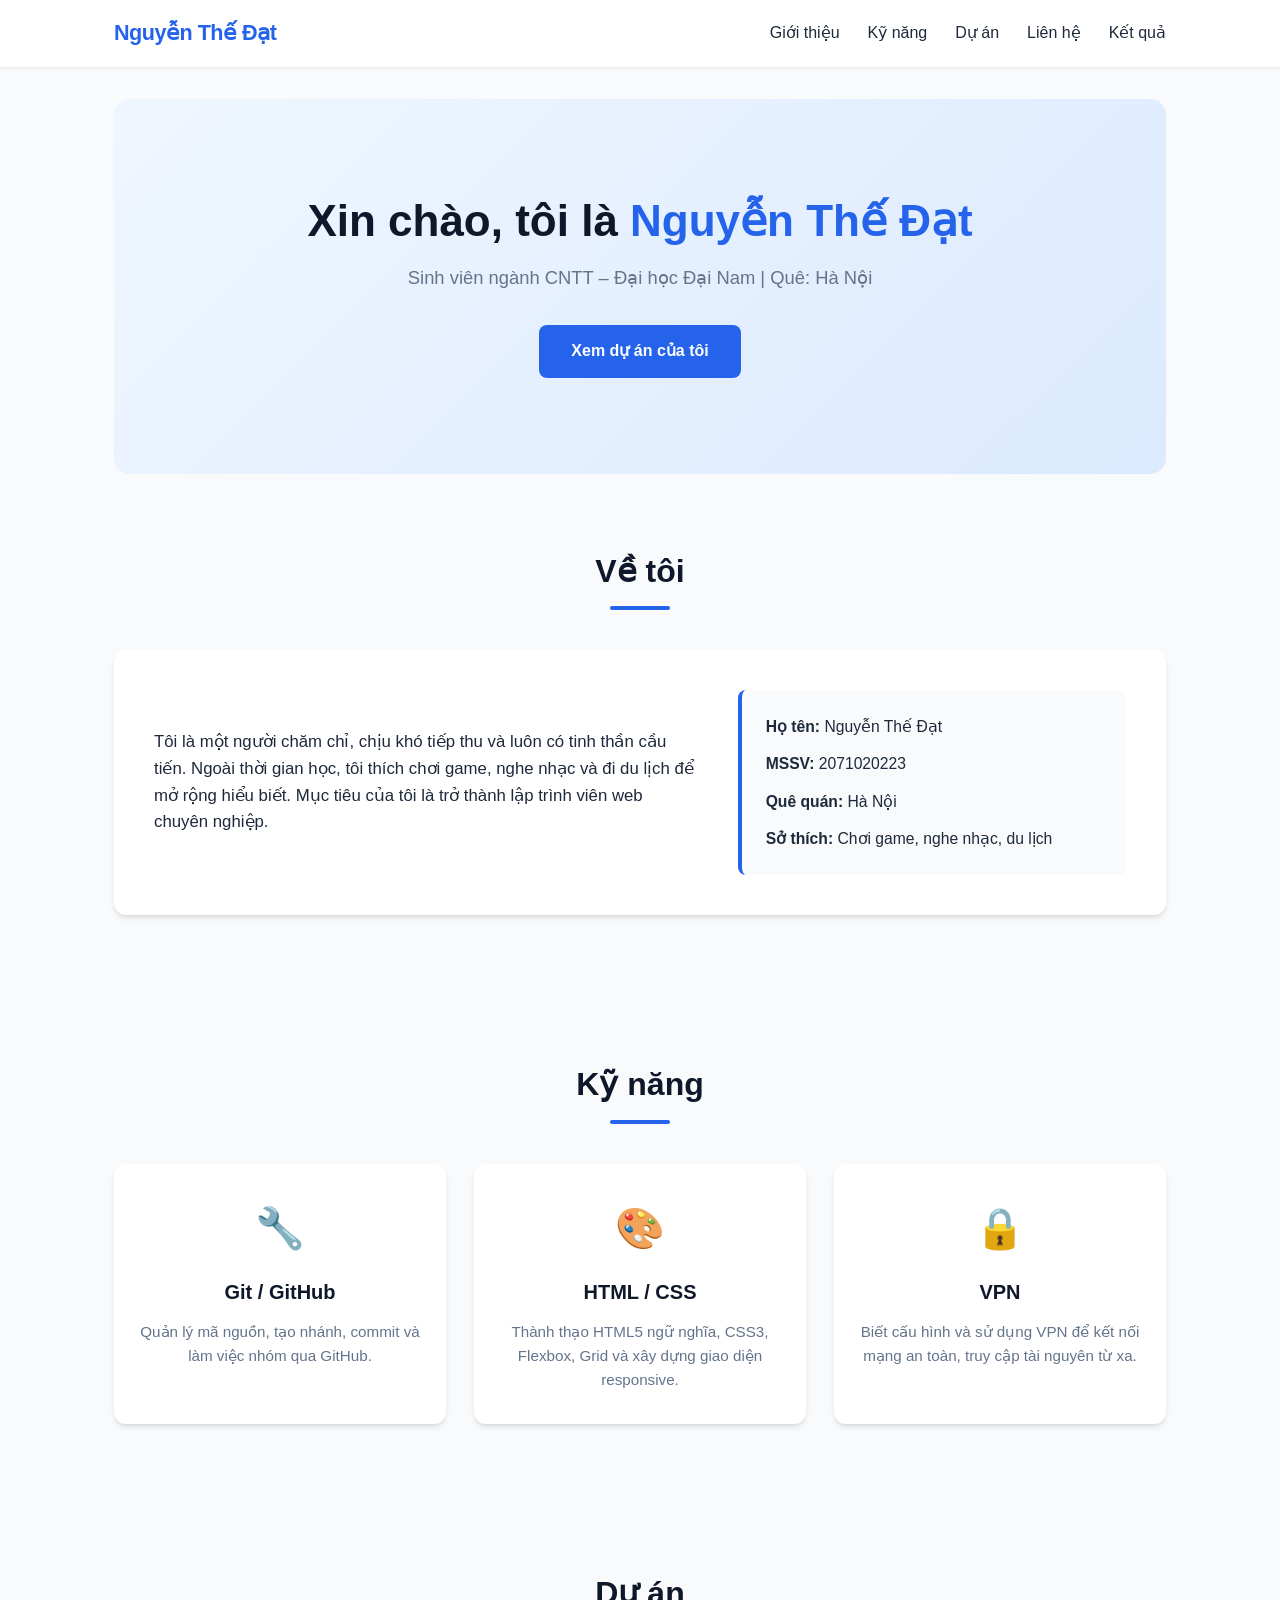
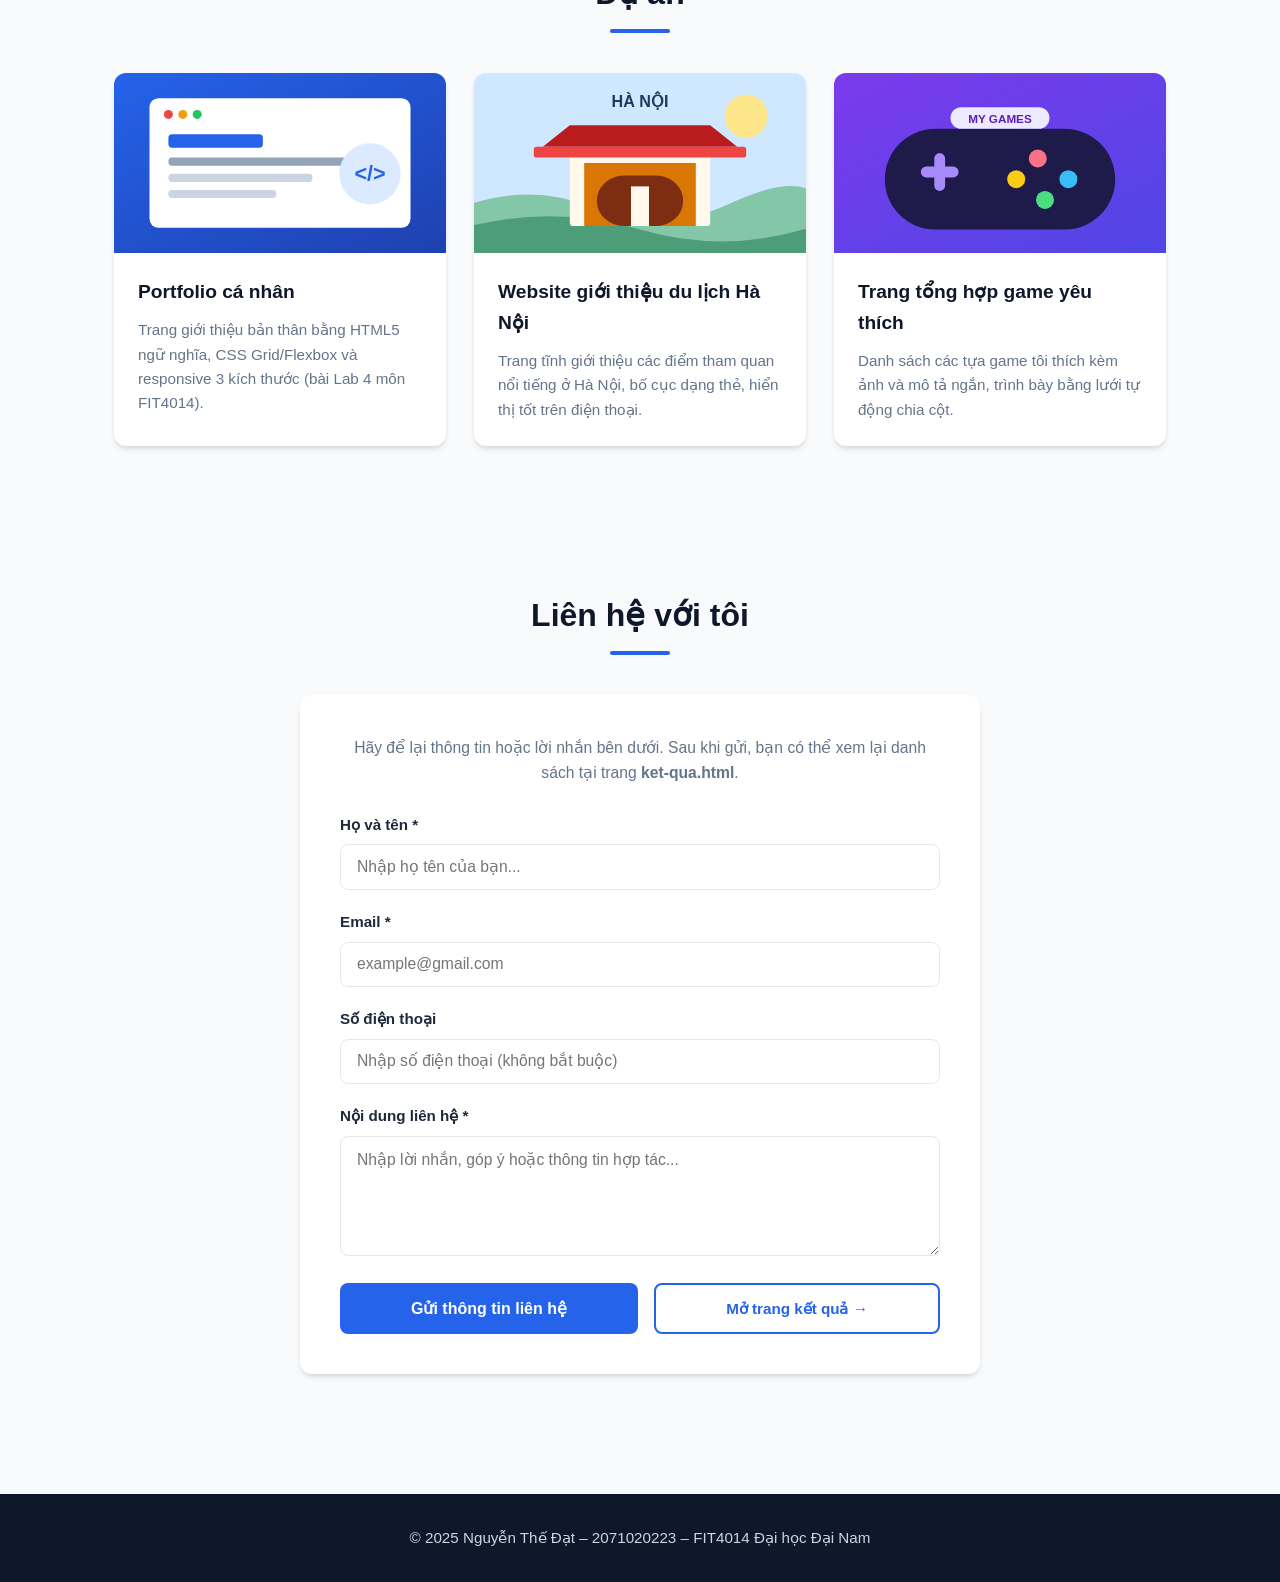
<file: index.html>
<!DOCTYPE html>
<html lang="vi">
<head>
  <meta charset="UTF-8">
  <meta name="viewport" content="width=device-width, initial-scale=1.0">
  <title>Portfolio – Nguyễn Thế Đạt</title>
  <link rel="stylesheet" href="css/styles.css">
</head>
<body>

  <!-- ===== PHẦN 1: NAVIGATION ===== -->
  <nav class="nav">
    <div class="nav__container">
      <a href="index.html" class="nav__logo">Nguyễn Thế Đạt</a>
      <ul class="nav__menu">
        <li><a href="#gioi-thieu">Giới thiệu</a></li>
        <li><a href="#ky-nang">Kỹ năng</a></li>
        <li><a href="#du-an">Dự án</a></li>
        <li><a href="#lien-he">Liên hệ</a></li>
        <li><a href="ket-qua.html">Kết quả</a></li>
      </ul>
    </div>
  </nav>

  <!-- ===== PHẦN 2: NỘI DUNG CHÍNH ===== -->
  <main>

    <!-- --- Hero --- -->
    <section id="gioi-thieu" class="hero">
      <h1>Xin chào, tôi là <span class="hero__name">Nguyễn Thế Đạt</span></h1>
      <p class="hero__desc">Sinh viên ngành CNTT – Đại học Đại Nam | Quê: Hà Nội</p>
      <a href="#du-an" class="btn">Xem dự án của tôi</a>
    </section>

    <!-- --- Giới thiệu bản thân --- -->
    <section class="about">
      <h2 class="section-title">Về tôi</h2>
      <div class="about__content">
        <p class="about__text">Tôi là một người chăm chỉ, chịu khó tiếp thu và luôn có tinh thần cầu tiến. Ngoài thời gian học, tôi thích chơi game, nghe nhạc và đi du lịch để mở rộng hiểu biết. Mục tiêu của tôi là trở thành lập trình viên web chuyên nghiệp.</p>
        <ul class="about__info">
          <li><strong>Họ tên:</strong> Nguyễn Thế Đạt</li>
          <li><strong>MSSV:</strong> 2071020223</li>
          <li><strong>Quê quán:</strong> Hà Nội</li>
          <li><strong>Sở thích:</strong> Chơi game, nghe nhạc, du lịch</li>
        </ul>
      </div>
    </section>

    <!-- --- Skills --- -->
    <section id="ky-nang" class="skills">
      <h2 class="section-title">Kỹ năng</h2>
      <div class="skills__grid">
        <div class="skill-card">
          <span class="skill-card__icon">🔧</span>
          <h3>Git / GitHub</h3>
          <p>Quản lý mã nguồn, tạo nhánh, commit và làm việc nhóm qua GitHub.</p>
        </div>
        <div class="skill-card">
          <span class="skill-card__icon">🎨</span>
          <h3>HTML / CSS</h3>
          <p>Thành thạo HTML5 ngữ nghĩa, CSS3, Flexbox, Grid và xây dựng giao diện responsive.</p>
        </div>
        <div class="skill-card">
          <span class="skill-card__icon">🔒</span>
          <h3>VPN</h3>
          <p>Biết cấu hình và sử dụng VPN để kết nối mạng an toàn, truy cập tài nguyên từ xa.</p>
        </div>
      </div>
    </section>

    <!-- --- Projects --- -->
    <section id="du-an" class="projects">
      <h2 class="section-title">Dự án</h2>
      <div class="projects__grid">

        <article class="card">
          <img class="card__img" src="assets/portfolio.svg" alt="Minh họa dự án Portfolio cá nhân">
          <div class="card__body">
            <h3>Portfolio cá nhân</h3>
            <p>Trang giới thiệu bản thân bằng HTML5 ngữ nghĩa, CSS Grid/Flexbox và responsive 3 kích thước (bài Lab 4 môn FIT4014).</p>
          </div>
        </article>

        <article class="card">
          <img class="card__img" src="assets/hanoi-travel.svg" alt="Minh họa website du lịch Hà Nội">
          <div class="card__body">
            <h3>Website giới thiệu du lịch Hà Nội</h3>
            <p>Trang tĩnh giới thiệu các điểm tham quan nổi tiếng ở Hà Nội, bố cục dạng thẻ, hiển thị tốt trên điện thoại.</p>
          </div>
        </article>

        <article class="card">
          <img class="card__img" src="assets/favorite-games.svg" alt="Minh họa trang tổng hợp game yêu thích">
          <div class="card__body">
            <h3>Trang tổng hợp game yêu thích</h3>
            <p>Danh sách các tựa game tôi thích kèm ảnh và mô tả ngắn, trình bày bằng lưới tự động chia cột.</p>
          </div>
        </article>

      </div>
    </section>

    <!-- --- Contact --- -->
    <section id="lien-he" class="contact">
      <h2 class="section-title">Liên hệ với tôi</h2>
      <div class="contact__box">
        <p class="contact__subtitle">Hãy để lại thông tin hoặc lời nhắn bên dưới. Sau khi gửi, bạn có thể xem lại danh sách tại trang <strong>ket-qua.html</strong>.</p>
        <form id="contactForm">
          <div class="form-group">
            <label for="senderName">Họ và tên *</label>
            <input type="text" id="senderName" name="senderName" placeholder="Nhập họ tên của bạn..." required>
          </div>
          <div class="form-group">
            <label for="senderEmail">Email *</label>
            <input type="email" id="senderEmail" name="senderEmail" placeholder="example@gmail.com" required>
          </div>
          <div class="form-group">
            <label for="senderPhone">Số điện thoại</label>
            <input type="tel" id="senderPhone" name="senderPhone" placeholder="Nhập số điện thoại (không bắt buộc)">
          </div>
          <div class="form-group">
            <label for="senderMessage">Nội dung liên hệ *</label>
            <textarea id="senderMessage" name="senderMessage" placeholder="Nhập lời nhắn, góp ý hoặc thông tin hợp tác..." required></textarea>
          </div>
          <div class="contact__actions">
            <button type="submit" class="btn">Gửi thông tin liên hệ</button>
            <a href="ket-qua.html" class="btn btn--outline">Mở trang kết quả &rarr;</a>
          </div>
          <div id="successAlert" class="alert-success">
            ✅ Đã gửi thông tin thành công! <a href="ket-qua.html">Xem tại trang ket-qua.html &rarr;</a>
          </div>
        </form>
      </div>
    </section>

  </main>

  <!-- ===== PHẦN 3: FOOTER ===== -->
  <footer class="footer">
    <p>&copy; 2025 Nguyễn Thế Đạt – 2071020223 – FIT4014 Đại học Đại Nam</p>
  </footer>

  <script>
    const STORAGE_KEY = 'portfolio_contacts_dat';
    const contactForm = document.getElementById('contactForm');
    const successAlert = document.getElementById('successAlert');

    contactForm.addEventListener('submit', function (e) {
      e.preventDefault();

      const name = document.getElementById('senderName').value.trim();
      const email = document.getElementById('senderEmail').value.trim();
      const phone = document.getElementById('senderPhone').value.trim();
      const message = document.getElementById('senderMessage').value.trim();

      if (!name || !email || !message) return;

      const now = new Date();
      const timeStr = now.toLocaleTimeString('vi-VN', { hour: '2-digit', minute: '2-digit' }) +
                      ' - ' + now.toLocaleDateString('vi-VN');

      let contacts = [];
      try {
        contacts = JSON.parse(localStorage.getItem(STORAGE_KEY)) || [];
      } catch (err) {
        contacts = [];
      }

      contacts.unshift({ name, email, phone, message, time: timeStr });
      localStorage.setItem(STORAGE_KEY, JSON.stringify(contacts));

      contactForm.reset();
      successAlert.style.display = 'block';
    });
  </script>

</body>
</html>
</file>
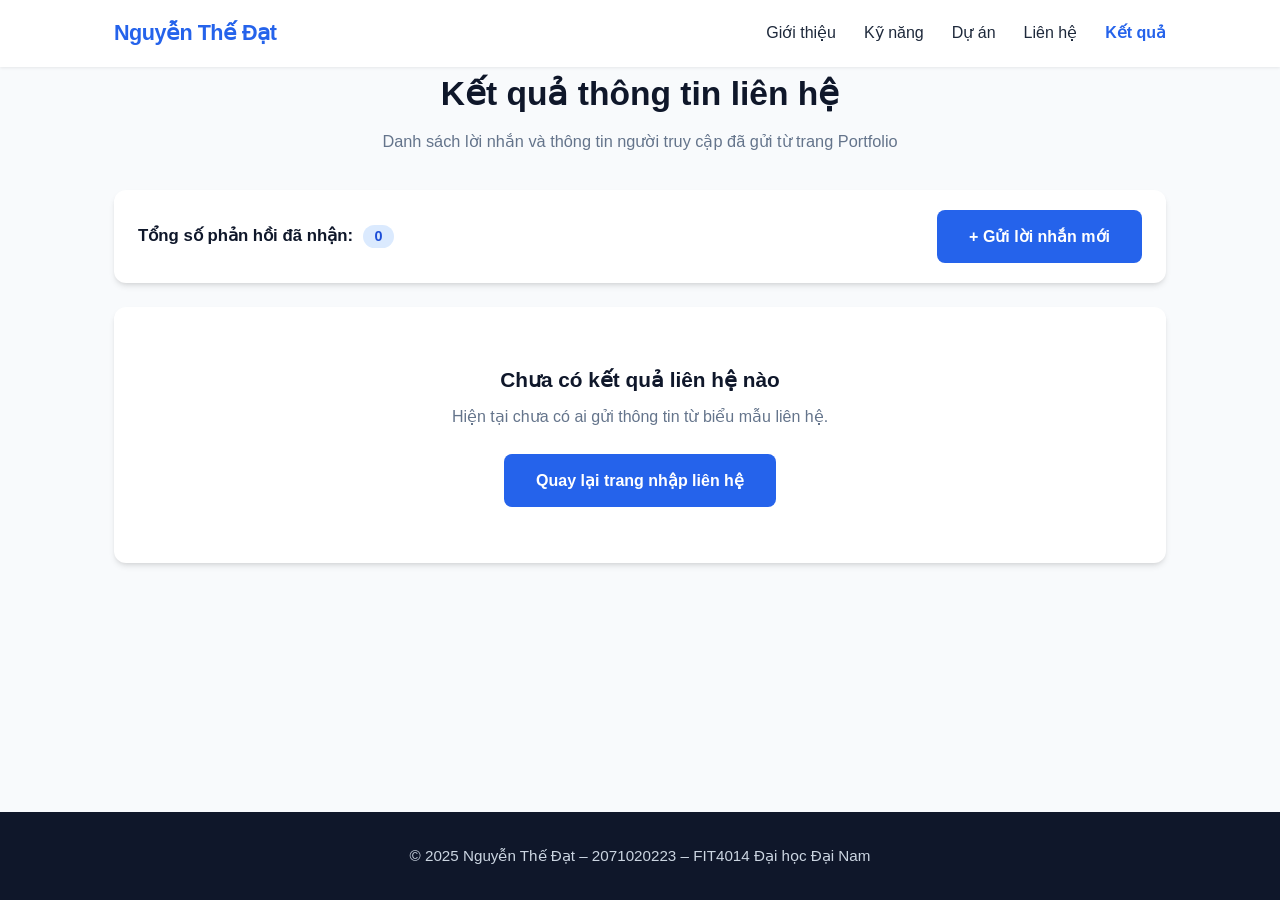
<file: ket-qua.html>
<!DOCTYPE html>
<html lang="vi">
<head>
  <meta charset="UTF-8">
  <meta name="viewport" content="width=device-width, initial-scale=1.0">
  <title>Kết quả liên hệ – Nguyễn Thế Đạt</title>
  <link rel="stylesheet" href="css/styles.css">
</head>
<body>

  <!-- ===== PHẦN 1: NAVIGATION ===== -->
  <nav class="nav">
    <div class="nav__container">
      <a href="index.html" class="nav__logo">Nguyễn Thế Đạt</a>
      <ul class="nav__menu">
        <li><a href="index.html#gioi-thieu">Giới thiệu</a></li>
        <li><a href="index.html#ky-nang">Kỹ năng</a></li>
        <li><a href="index.html#du-an">Dự án</a></li>
        <li><a href="index.html#lien-he">Liên hệ</a></li>
        <li><a href="ket-qua.html" class="active">Kết quả</a></li>
      </ul>
    </div>
  </nav>

  <!-- ===== PHẦN 2: NỘI DUNG KẾT QUẢ ===== -->
  <main>
    <div class="page-header">
      <h1>Kết quả thông tin liên hệ</h1>
      <p>Danh sách lời nhắn và thông tin người truy cập đã gửi từ trang Portfolio</p>
    </div>

    <div class="toolbar">
      <div class="toolbar__stats">
        Tổng số phản hồi đã nhận: <span id="totalCount" class="badge">0</span>
      </div>
      <div class="toolbar__actions">
        <a href="index.html#lien-he" class="btn">+ Gửi lời nhắn mới</a>
        <button type="button" id="askClearBtn" class="btn btn--danger" style="display: none;">Xóa tất cả</button>
      </div>
    </div>

    <div id="confirmBar" class="confirm-bar">
      <span>Bạn có chắc chắn muốn xóa toàn bộ danh sách kết quả liên hệ không?</span>
      <div style="display: flex; gap: 0.5rem;">
        <button type="button" id="confirmClearBtn" class="btn btn--danger">Đồng ý xóa</button>
        <button type="button" id="cancelClearBtn" class="btn btn--secondary">Hủy</button>
      </div>
    </div>

    <div id="resultsContainer" class="results__list"></div>
  </main>

  <!-- ===== PHẦN 3: FOOTER ===== -->
  <footer class="footer">
    <p>&copy; 2025 Nguyễn Thế Đạt – 2071020223 – FIT4014 Đại học Đại Nam</p>
  </footer>

  <script>
    const STORAGE_KEY = 'portfolio_contacts_dat';
    const resultsContainer = document.getElementById('resultsContainer');
    const totalCount = document.getElementById('totalCount');
    const askClearBtn = document.getElementById('askClearBtn');
    const confirmBar = document.getElementById('confirmBar');
    const confirmClearBtn = document.getElementById('confirmClearBtn');
    const cancelClearBtn = document.getElementById('cancelClearBtn');

    function escapeHTML(str) {
      const div = document.createElement('div');
      div.textContent = str;
      return div.innerHTML;
    }

    function getContacts() {
      try {
        return JSON.parse(localStorage.getItem(STORAGE_KEY)) || [];
      } catch (e) {
        return [];
      }
    }

    function renderResults() {
      const contacts = getContacts();
      totalCount.textContent = contacts.length;

      if (contacts.length === 0) {
        askClearBtn.style.display = 'none';
        confirmBar.style.display = 'none';
        resultsContainer.innerHTML = `
          <div class="empty-state">
            <h2>Chưa có kết quả liên hệ nào</h2>
            <p>Hiện tại chưa có ai gửi thông tin từ biểu mẫu liên hệ.</p>
            <a href="index.html#lien-he" class="btn">Quay lại trang nhập liên hệ</a>
          </div>
        `;
        return;
      }

      askClearBtn.style.display = 'inline-block';
      resultsContainer.innerHTML = contacts.map((item, index) => `
        <article class="result-card">
          <div class="result-card__header">
            <div class="result-card__title">
              <span class="result-card__index">#${contacts.length - index}</span>
              <span class="result-card__name">${escapeHTML(item.name)}</span>
            </div>
            <span class="result-card__time">🕒 ${escapeHTML(item.time)}</span>
          </div>
          <div class="result-card__meta">
            <span>📧 <strong>Email:</strong> ${escapeHTML(item.email)}</span>
            ${item.phone ? `<span>📞 <strong>SĐT:</strong> ${escapeHTML(item.phone)}</span>` : ''}
          </div>
          <div class="result-card__message">${escapeHTML(item.message)}</div>
        </article>
      `).join('');
    }

    askClearBtn.addEventListener('click', function () {
      confirmBar.style.display = 'flex';
    });

    cancelClearBtn.addEventListener('click', function () {
      confirmBar.style.display = 'none';
    });

    confirmClearBtn.addEventListener('click', function () {
      localStorage.removeItem(STORAGE_KEY);
      renderResults();
    });

    window.addEventListener('storage', function (e) {
      if (e.key === STORAGE_KEY) {
        renderResults();
      }
    });

    renderResults();
  </script>

</body>
</html>
</file>
<file: css/styles.css>
/* ===== BIẾN MÀU & CẤU HÌNH CHUNG ===== */
:root {
  --primary: #2563eb;
  --primary-dark: #1d4ed8;
  --secondary: #0f172a;
  --bg-light: #f8fafc;
  --text-main: #1e293b;
  --text-muted: #64748b;
  --white: #ffffff;
  --border: #e2e8f0;
  --success-bg: #ecfdf5;
  --success-text: #065f46;
  --success-border: #a7f3d0;
  --shadow: 0 4px 6px -1px rgba(0, 0, 0, 0.1), 0 2px 4px -2px rgba(0, 0, 0, 0.1);
  --shadow-lg: 0 10px 15px -3px rgba(0, 0, 0, 0.1), 0 4px 6px -4px rgba(0, 0, 0, 0.1);
}

* {
  margin: 0;
  padding: 0;
  box-sizing: border-box;
}

html {
  scroll-behavior: smooth;
}

body {
  font-family: 'Segoe UI', Roboto, Helvetica, Arial, sans-serif;
  color: var(--text-main);
  background-color: var(--bg-light);
  line-height: 1.6;
  min-height: 100vh;
  display: flex;
  flex-direction: column;
}

/* ===== PHẦN 1: NAVIGATION ===== */
.nav {
  background-color: var(--white);
  box-shadow: 0 1px 3px rgba(0, 0, 0, 0.08);
  position: sticky;
  top: 0;
  z-index: 100;
}

.nav__container {
  max-width: 1100px;
  margin: 0 auto;
  padding: 1rem 1.5rem;
  display: flex;
  justify-content: space-between;
  align-items: center;
}

.nav__logo {
  font-size: 1.35rem;
  font-weight: 700;
  color: var(--primary);
  text-decoration: none;
  letter-spacing: -0.5px;
}

.nav__menu {
  list-style: none;
  display: flex;
  gap: 1.75rem;
  align-items: center;
}

.nav__menu a {
  text-decoration: none;
  color: var(--text-main);
  font-weight: 500;
  transition: color 0.2s ease;
}

.nav__menu a:hover,
.nav__menu a.active {
  color: var(--primary);
  font-weight: 600;
}

/* ===== PHẦN 2: NỘI DUNG CHÍNH ===== */
main {
  max-width: 1100px;
  width: 100%;
  margin: 0 auto;
  padding: 0 1.5rem;
  flex-grow: 1;
}

section {
  padding: 4.5rem 0;
}

.section-title {
  font-size: 2rem;
  font-weight: 700;
  text-align: center;
  margin-bottom: 2.5rem;
  color: var(--secondary);
  position: relative;
}

.section-title::after {
  content: '';
  display: block;
  width: 60px;
  height: 4px;
  background-color: var(--primary);
  margin: 0.6rem auto 0;
  border-radius: 2px;
}

/* --- Hero --- */
.hero {
  text-align: center;
  padding: 6rem 1rem;
  background: linear-gradient(135deg, #eff6ff 0%, #dbeafe 100%);
  border-radius: 16px;
  margin-top: 2rem;
}

.hero h1 {
  font-size: 2.75rem;
  color: var(--secondary);
  margin-bottom: 1rem;
  line-height: 1.2;
}

.hero__name {
  color: var(--primary);
}

.hero__desc {
  font-size: 1.15rem;
  color: var(--text-muted);
  margin-bottom: 2rem;
}

/* --- Buttons --- */
.btn {
  display: inline-block;
  background-color: var(--primary);
  color: var(--white);
  padding: 0.85rem 2rem;
  border-radius: 8px;
  text-decoration: none;
  font-weight: 600;
  border: none;
  cursor: pointer;
  font-size: 1rem;
  transition: background-color 0.2s ease, transform 0.2s ease;
}

.btn:hover {
  background-color: var(--primary-dark);
  transform: translateY(-2px);
}

.btn--sm {
  padding: 0.6rem 1.25rem;
  font-size: 0.92rem;
}

.btn--outline {
  background-color: transparent;
  color: var(--primary);
  border: 2px solid var(--primary);
  padding: 0.7rem 1.5rem;
  font-size: 0.95rem;
}

.btn--outline:hover {
  background-color: var(--primary);
  color: var(--white);
}

.btn--danger {
  background-color: #ef4444;
}

.btn--danger:hover {
  background-color: #dc2626;
}

.btn--secondary {
  background-color: #e2e8f0;
  color: var(--text-main);
}

.btn--secondary:hover {
  background-color: #cbd5e1;
}

/* --- About --- */
.about__content {
  background-color: var(--white);
  padding: 2.5rem;
  border-radius: 12px;
  box-shadow: var(--shadow);
  display: grid;
  grid-template-columns: 1.4fr 1fr;
  gap: 2.5rem;
  align-items: center;
}

.about__text {
  font-size: 1.05rem;
  color: var(--text-main);
}

.about__info {
  list-style: none;
  background-color: var(--bg-light);
  padding: 1.5rem;
  border-radius: 8px;
  border-left: 4px solid var(--primary);
}

.about__info li {
  margin-bottom: 0.75rem;
  font-size: 0.98rem;
}

.about__info li:last-child {
  margin-bottom: 0;
}

/* --- Skills --- */
.skills__grid {
  display: grid;
  grid-template-columns: repeat(3, 1fr);
  gap: 1.75rem;
}

.skill-card {
  background-color: var(--white);
  padding: 2rem 1.5rem;
  border-radius: 12px;
  box-shadow: var(--shadow);
  text-align: center;
  transition: transform 0.25s ease, box-shadow 0.25s ease;
}

.skill-card:hover {
  transform: translateY(-5px);
  box-shadow: var(--shadow-lg);
}

.skill-card__icon {
  font-size: 2.5rem;
  display: inline-block;
  margin-bottom: 1rem;
}

.skill-card h3 {
  font-size: 1.25rem;
  color: var(--secondary);
  margin-bottom: 0.75rem;
}

.skill-card p {
  color: var(--text-muted);
  font-size: 0.95rem;
}

/* --- Projects --- */
.projects__grid {
  display: grid;
  grid-template-columns: repeat(3, 1fr);
  gap: 1.75rem;
}

.card {
  background-color: var(--white);
  border-radius: 12px;
  overflow: hidden;
  box-shadow: var(--shadow);
  display: flex;
  flex-direction: column;
  transition: transform 0.25s ease, box-shadow 0.25s ease;
}

.card:hover {
  transform: translateY(-5px);
  box-shadow: var(--shadow-lg);
}

.card__img {
  width: 100%;
  height: 180px;
  object-fit: cover;
  display: block;
  background-color: #e2e8f0;
}

.card__body {
  padding: 1.5rem;
  flex-grow: 1;
}

.card__body h3 {
  font-size: 1.2rem;
  color: var(--secondary);
  margin-bottom: 0.65rem;
}

.card__body p {
  color: var(--text-muted);
  font-size: 0.95rem;
}

/* --- Contact Form --- */
.contact__box {
  max-width: 680px;
  margin: 0 auto;
  background-color: var(--white);
  padding: 2.5rem;
  border-radius: 12px;
  box-shadow: var(--shadow);
}

.contact__subtitle {
  text-align: center;
  color: var(--text-muted);
  margin-bottom: 1.75rem;
  font-size: 0.98rem;
}

.form-group {
  margin-bottom: 1.25rem;
}

.form-group label {
  display: block;
  font-weight: 600;
  margin-bottom: 0.45rem;
  font-size: 0.95rem;
  color: var(--text-main);
}

.form-group input,
.form-group textarea {
  width: 100%;
  padding: 0.8rem 1rem;
  border: 1.5px solid var(--border);
  border-radius: 8px;
  font-family: inherit;
  font-size: 0.98rem;
  color: var(--text-main);
  transition: border-color 0.2s ease, box-shadow 0.2s ease;
}

.form-group input:focus,
.form-group textarea:focus {
  outline: none;
  border-color: var(--primary);
  box-shadow: 0 0 0 3px rgba(37, 99, 235, 0.15);
}

.form-group textarea {
  resize: vertical;
  min-height: 120px;
}

.contact__actions {
  display: flex;
  gap: 1rem;
  flex-wrap: wrap;
  margin-top: 0.5rem;
}

.contact__actions .btn {
  flex: 1;
  text-align: center;
  min-width: 200px;
}

.alert-success {
  display: none;
  background-color: var(--success-bg);
  color: var(--success-text);
  border: 1px solid var(--success-border);
  padding: 1rem 1.2rem;
  border-radius: 8px;
  margin-top: 1.25rem;
  font-size: 0.95rem;
  font-weight: 500;
  line-height: 1.5;
}

.alert-success a {
  color: var(--primary-dark);
  font-weight: 700;
  text-decoration: underline;
}

/* --- Trang Kết quả (ket-qua.html) --- */
.results-main {
  max-width: 960px;
  padding-top: 3rem;
  padding-bottom: 3rem;
}

.page-header {
  text-align: center;
  margin-bottom: 2.25rem;
}

.page-header h1 {
  font-size: 2.1rem;
  color: var(--secondary);
  margin-bottom: 0.5rem;
}

.page-header p {
  color: var(--text-muted);
  font-size: 1.02rem;
}

.toolbar {
  background-color: var(--white);
  padding: 1.25rem 1.5rem;
  border-radius: 12px;
  box-shadow: var(--shadow);
  display: flex;
  justify-content: space-between;
  align-items: center;
  flex-wrap: wrap;
  gap: 1rem;
  margin-bottom: 1.5rem;
}

.toolbar__stats {
  font-weight: 600;
  font-size: 1.05rem;
  color: var(--secondary);
}

.badge {
  background-color: #dbeafe;
  color: var(--primary-dark);
  padding: 0.2rem 0.7rem;
  border-radius: 999px;
  font-size: 0.9rem;
  font-weight: 700;
  margin-left: 0.35rem;
}

.toolbar__actions {
  display: flex;
  gap: 0.75rem;
  flex-wrap: wrap;
}

.confirm-bar {
  display: none;
  background-color: #fef2f2;
  border: 1px solid #fecaca;
  color: #991b1b;
  padding: 0.9rem 1.25rem;
  border-radius: 10px;
  margin-bottom: 1.5rem;
  justify-content: space-between;
  align-items: center;
  flex-wrap: wrap;
  gap: 0.75rem;
  font-size: 0.95rem;
}

.confirm-bar__btns {
  display: flex;
  gap: 0.5rem;
}

.results__list {
  display: flex;
  flex-direction: column;
  gap: 1.25rem;
}

.result-card {
  background-color: var(--white);
  border-radius: 12px;
  box-shadow: var(--shadow);
  padding: 1.5rem;
  border-left: 5px solid var(--primary);
  transition: transform 0.2s ease;
}

.result-card:hover {
  transform: translateY(-2px);
}

.result-card__header {
  display: flex;
  justify-content: space-between;
  align-items: center;
  flex-wrap: wrap;
  gap: 0.5rem;
  margin-bottom: 0.6rem;
  padding-bottom: 0.6rem;
  border-bottom: 1px solid var(--border);
}

.result-card__title {
  display: flex;
  align-items: center;
  gap: 0.6rem;
}

.result-card__index {
  background-color: var(--primary);
  color: var(--white);
  font-size: 0.8rem;
  font-weight: 700;
  padding: 0.15rem 0.55rem;
  border-radius: 6px;
}

.result-card__name {
  font-size: 1.15rem;
  font-weight: 700;
  color: var(--secondary);
}

.result-card__time {
  font-size: 0.85rem;
  color: var(--text-muted);
}

.result-card__meta {
  display: flex;
  flex-wrap: wrap;
  gap: 1.25rem;
  font-size: 0.92rem;
  color: var(--primary-dark);
  margin-bottom: 0.85rem;
}

.result-card__message {
  background-color: var(--bg-light);
  padding: 1rem;
  border-radius: 8px;
  font-size: 0.98rem;
  color: var(--text-main);
  white-space: pre-wrap;
}

.empty-state {
  background-color: var(--white);
  border-radius: 12px;
  box-shadow: var(--shadow);
  text-align: center;
  padding: 3.5rem 1.5rem;
  color: var(--text-muted);
}

.empty-state h2 {
  color: var(--secondary);
  font-size: 1.3rem;
  margin-bottom: 0.5rem;
}

.empty-state p {
  margin-bottom: 1.5rem;
}

/* ===== PHẦN 3: FOOTER ===== */
.footer {
  background-color: var(--secondary);
  color: #cbd5e1;
  text-align: center;
  padding: 2rem 1rem;
  margin-top: 3rem;
  font-size: 0.95rem;
}

/* ===== RESPONSIVE 3 KÍCH THƯỚC ===== */
@media (max-width: 900px) {
  .about__content {
    grid-template-columns: 1fr;
    gap: 1.5rem;
  }

  .skills__grid,
  .projects__grid {
    grid-template-columns: repeat(2, 1fr);
  }
}

@media (max-width: 600px) {
  .nav__container {
    flex-direction: column;
    gap: 0.75rem;
  }

  .nav__menu {
    gap: 1rem;
    flex-wrap: wrap;
    justify-content: center;
  }

  .hero {
    padding: 4rem 1rem;
  }

  .hero h1 {
    font-size: 2rem;
  }

  .skills__grid,
  .projects__grid {
    grid-template-columns: 1fr;
  }

  .contact__box {
    padding: 1.5rem;
  }

  .page-header h1 {
    font-size: 1.7rem;
  }
}
</file>
